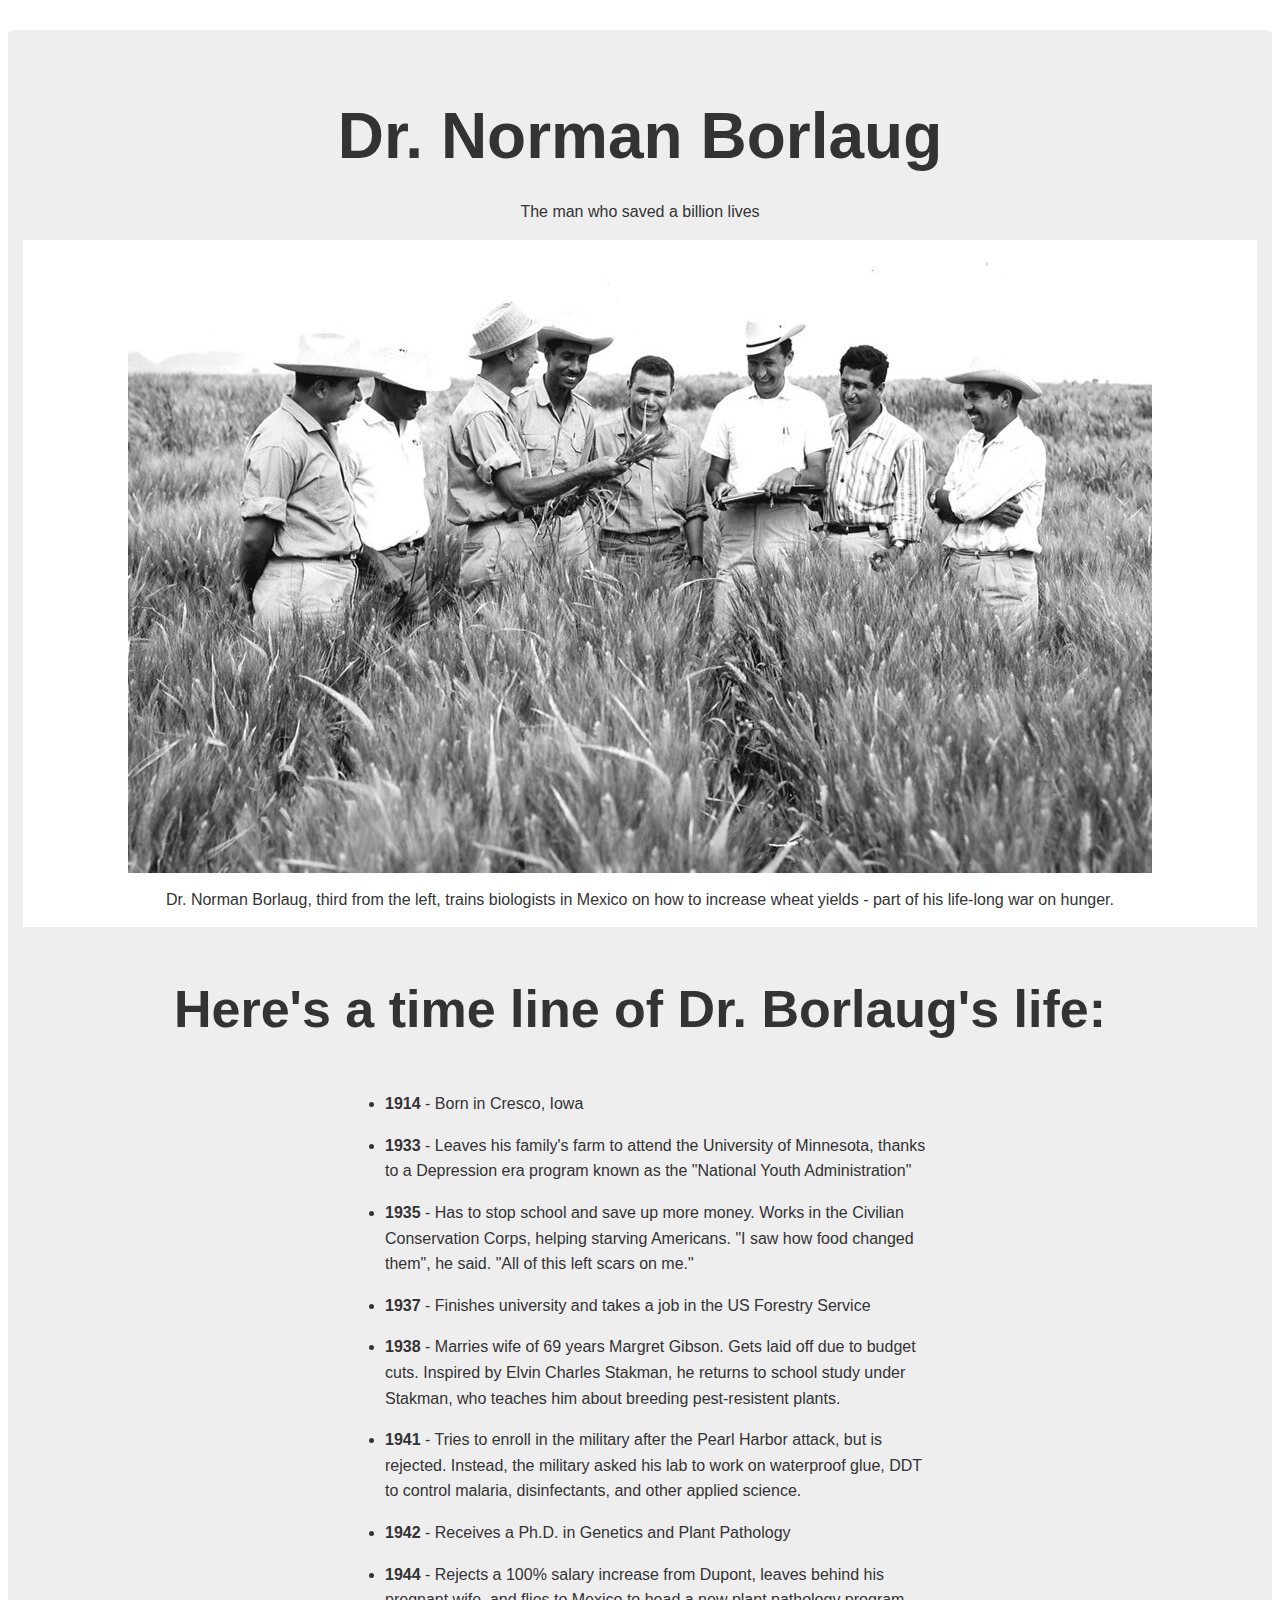
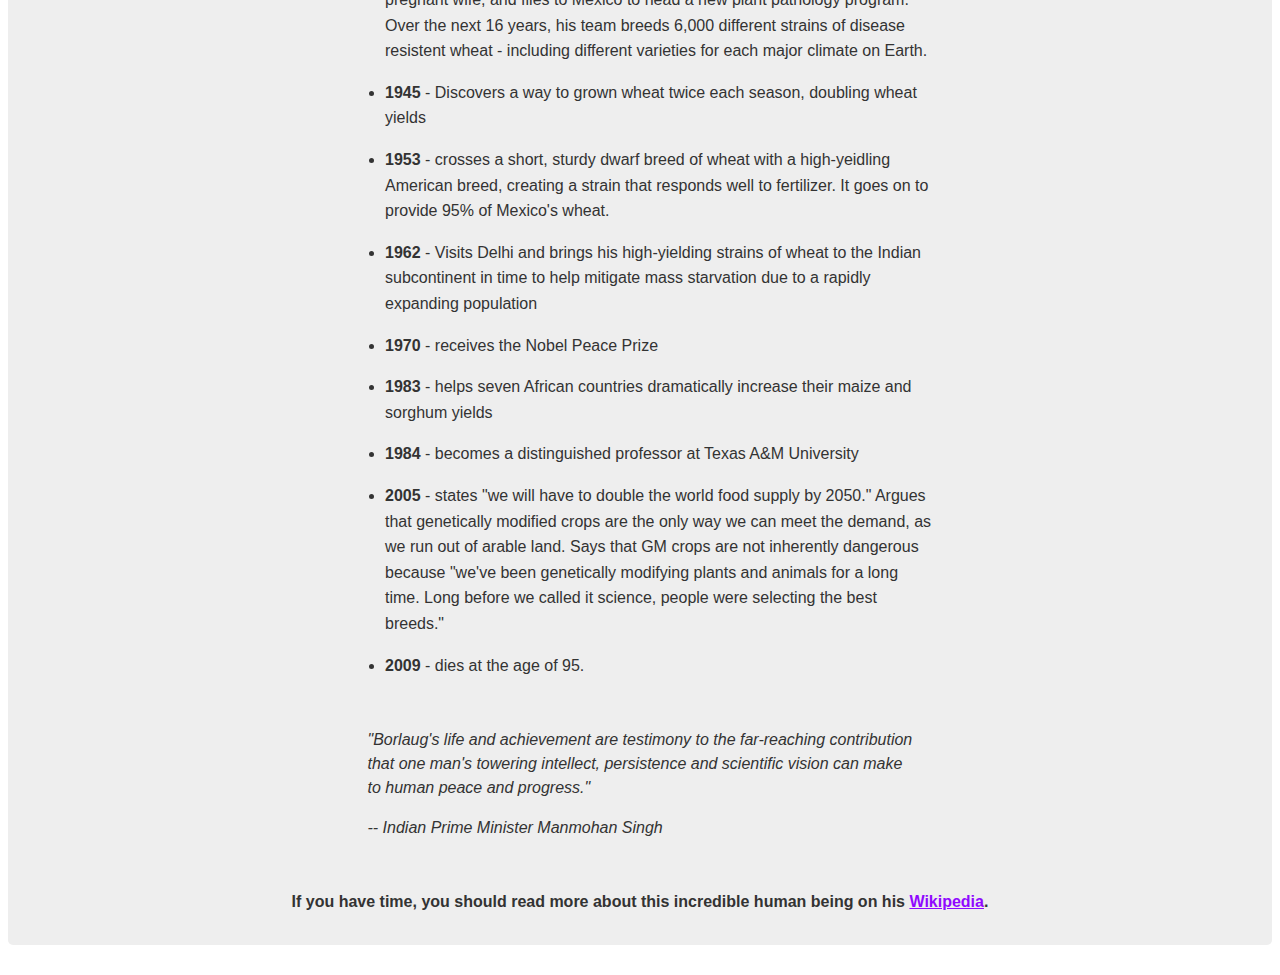
<file: index.HTM>
<!DOCTYPE html>
<html lang="en">
<head>
    <meta charset="UTF-8">
    <meta http-equiv="X-UA-Compatible" content="IE=edge">
    <meta name="viewport" content="width=device-width, initial-scale=1.0">
    <title>Document</title>
    <link rel="stylesheet" href="css/Style.CSS">
</head>
<body>
    <main id="main">
        <h1 id="title">Dr. Norman Borlaug</h1>
        <p>The man who saved a billion lives</p>
        <figure id="img-div">
            <img src="img/main-image.jpg" alt="Dr. Norman Borlaug" id="image">
            <figcaption id="img-caption">  Dr. Norman Borlaug, third from the left, trains biologists in Mexico on
                how to increase wheat yields - part of his life-long war on hunger.</figcaption>
        </figure>
        
           <section id="tribute-info">
        <h2 id="describing">Here's a time line of Dr. Borlaug's life:</h2>
        <ul>
            <li><strong>1914</strong> - Born in Cresco, Iowa</li>
            <li>
              <strong>1933</strong> - Leaves his family's farm to attend the
              University of Minnesota, thanks to a Depression era program known as the
              "National Youth Administration"
            </li>
            <li>
              <strong>1935</strong> - Has to stop school and save up more money. Works
              in the Civilian Conservation Corps, helping starving Americans. "I saw
              how food changed them", he said. "All of this left scars on me."
            </li>
            <li>
              <strong>1937</strong> - Finishes university and takes a job in the US
              Forestry Service
            </li>
            <li>
              <strong>1938</strong> - Marries wife of 69 years Margret Gibson. Gets
              laid off due to budget cuts. Inspired by Elvin Charles Stakman, he
              returns to school study under Stakman, who teaches him about breeding
              pest-resistent plants.
            </li>
            <li>
              <strong>1941</strong> - Tries to enroll in the military after the Pearl
              Harbor attack, but is rejected. Instead, the military asked his lab to
              work on waterproof glue, DDT to control malaria, disinfectants, and
              other applied science.
            </li>
            <li>
              <strong>1942</strong> - Receives a Ph.D. in Genetics and Plant Pathology
            </li>
            <li>
              <strong>1944</strong> - Rejects a 100% salary increase from Dupont,
              leaves behind his pregnant wife, and flies to Mexico to head a new plant
              pathology program. Over the next 16 years, his team breeds 6,000
              different strains of disease resistent wheat - including different
              varieties for each major climate on Earth.
            </li>
            <li>
              <strong>1945</strong> - Discovers a way to grown wheat twice each
              season, doubling wheat yields
            </li>
            <li>
              <strong>1953</strong> - crosses a short, sturdy dwarf breed of wheat
              with a high-yeidling American breed, creating a strain that responds
              well to fertilizer. It goes on to provide 95% of Mexico's wheat.
            </li>
            <li>
              <strong>1962</strong> - Visits Delhi and brings his high-yielding
              strains of wheat to the Indian subcontinent in time to help mitigate
              mass starvation due to a rapidly expanding population
            </li>
            <li><strong>1970</strong> - receives the Nobel Peace Prize</li>
            <li>
              <strong>1983</strong> - helps seven African countries dramatically
              increase their maize and sorghum yields
            </li>
            <li>
              <strong>1984</strong> - becomes a distinguished professor at Texas A&M
              University
            </li>
            <li>
              <strong>2005</strong> - states "we will have to double the world food
              supply by 2050." Argues that genetically modified crops are the only way
              we can meet the demand, as we run out of arable land. Says that GM crops
              are not inherently dangerous because "we've been genetically modifying
              plants and animals for a long time. Long before we called it science,
              people were selecting the best breeds."
            </li>
            <li><strong>2009</strong> - dies at the age of 95.</li>
          </ul>
          <blockquote
          cite="http://news.rediff.com/report/2009/sep/14/pm-pays-tribute-to-father-of-green-revolution-borlaug.htm"
        >
          <p>
            "Borlaug's life and achievement are testimony to the far-reaching
            contribution that one man's towering intellect, persistence and
            scientific vision can make to human peace and progress."
          </p>
          <cite>-- Indian Prime Minister Manmohan Singh</cite>
        </blockquote>
        <h3>
          If you have time, you should read more about this incredible human being
          on his
          <a
            id="tribute-link"
            href="https://en.wikipedia.org/wiki/Norman_Borlaug"
            target="_blank"
            >Wikipedia</a
          >.
        </h3>
           </section>
        </main> 
</body>
</html>
</file>
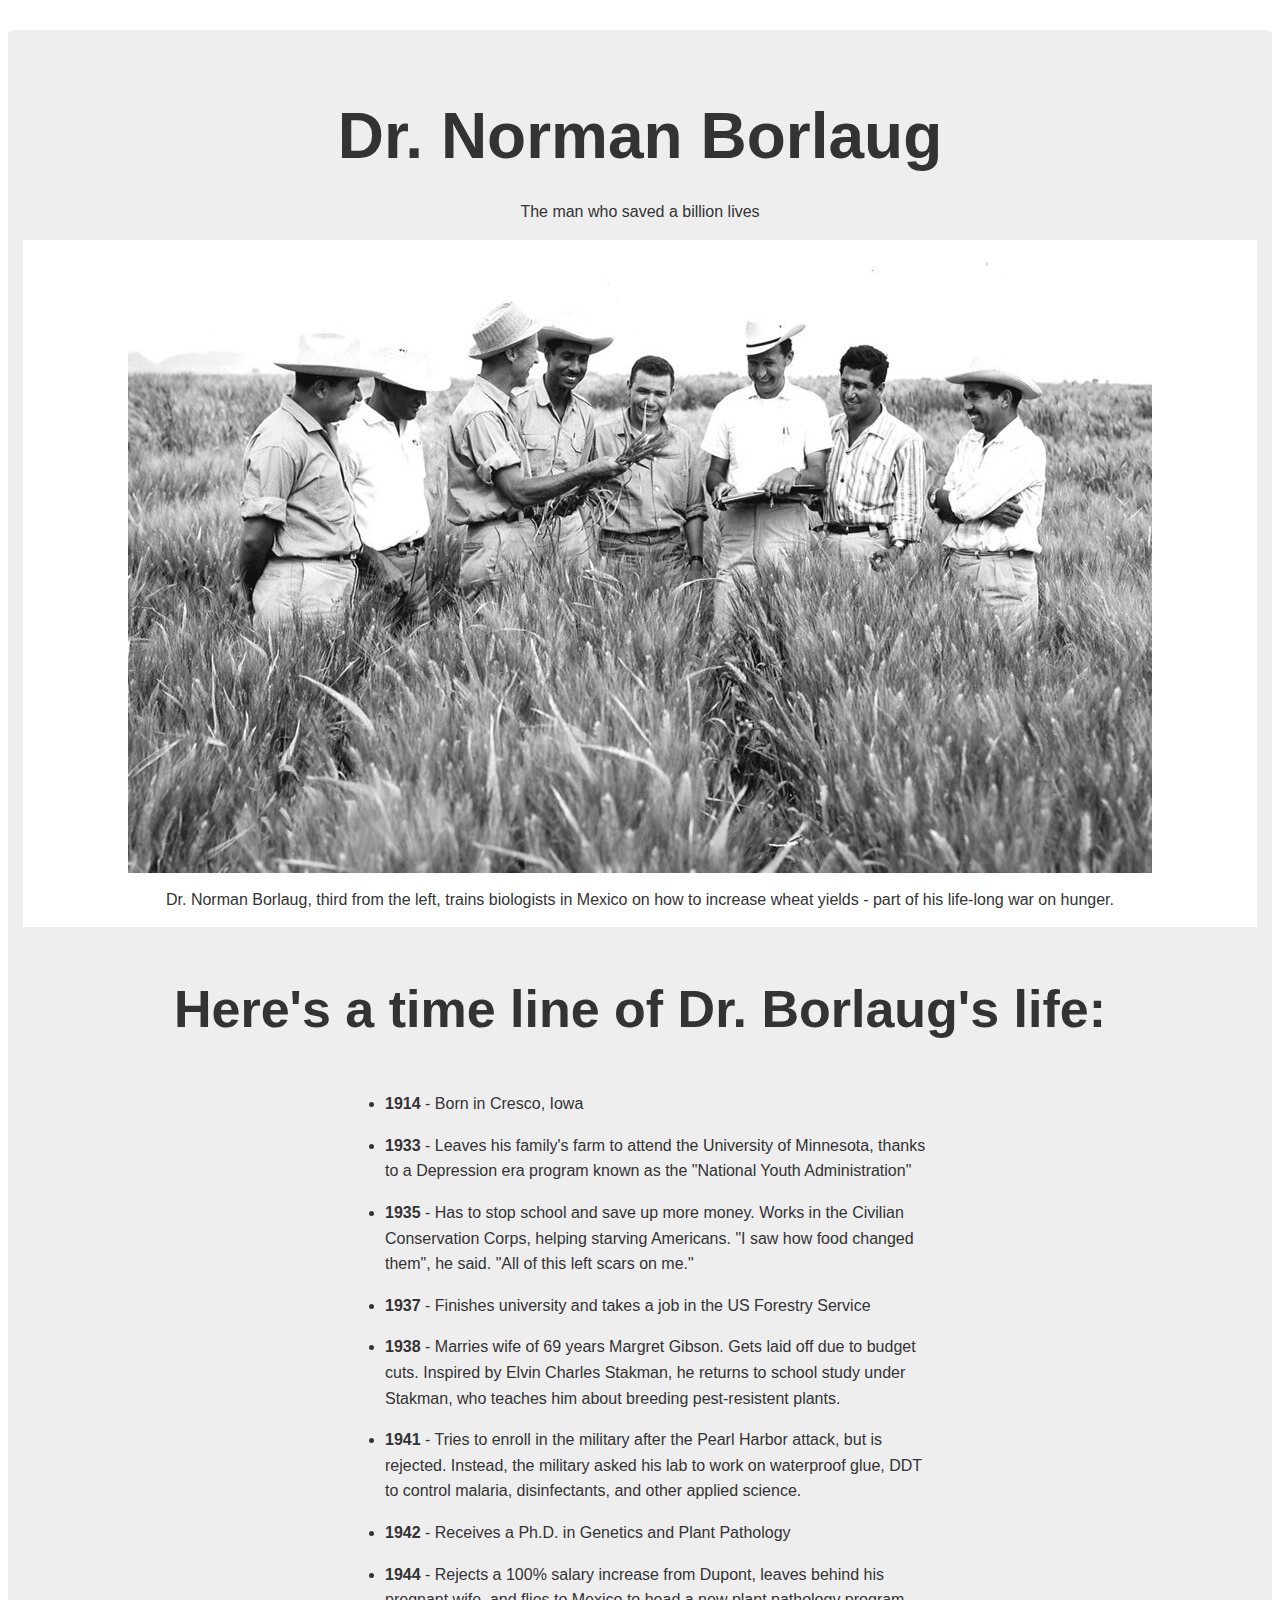
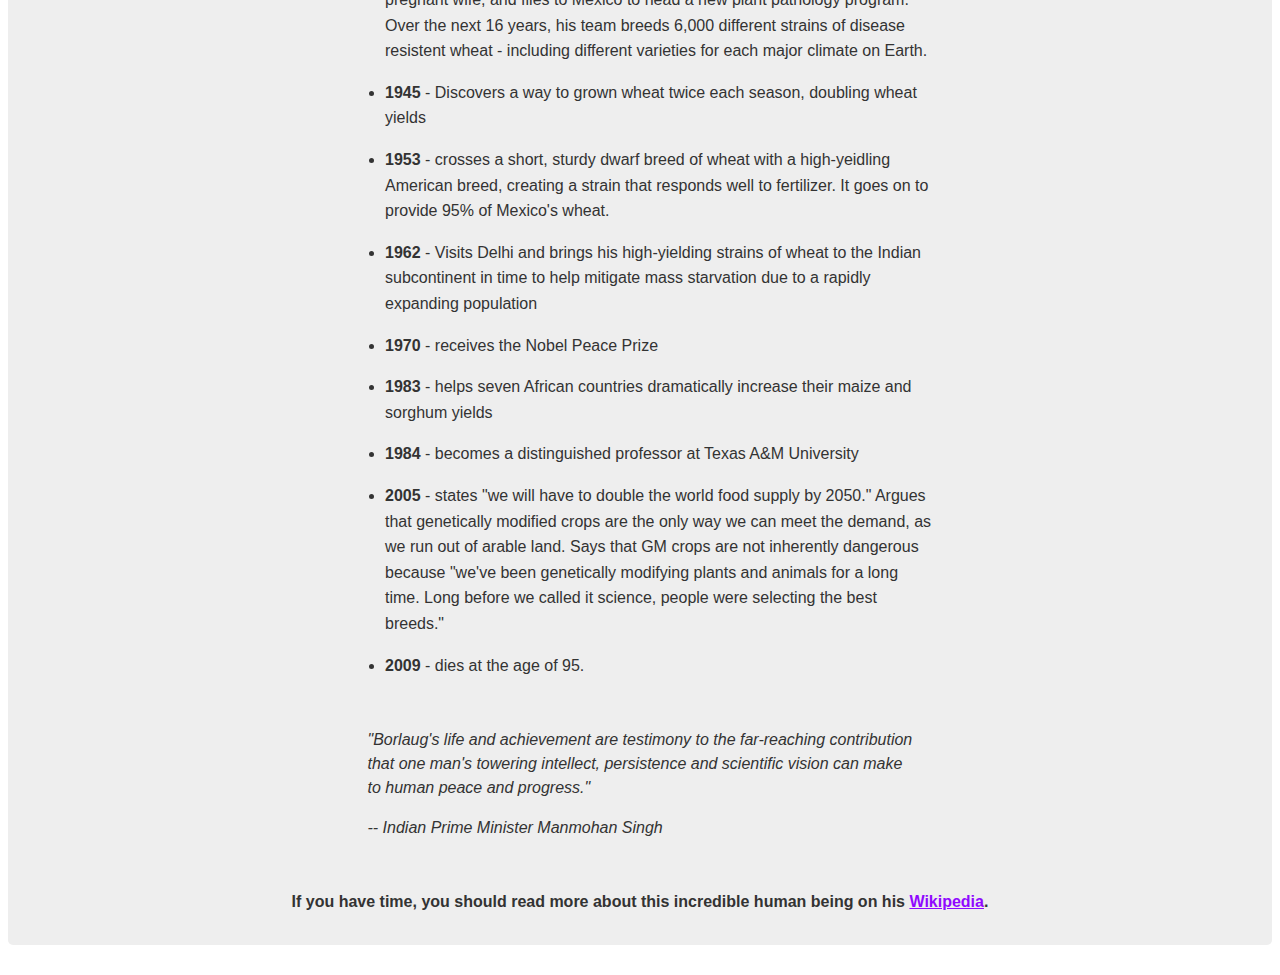
<file: index.html>
<!DOCTYPE html>
<html lang="en">
<head>
    <meta charset="UTF-8">
    <meta http-equiv="X-UA-Compatible" content="IE=edge">
    <meta name="viewport" content="width=device-width, initial-scale=1.0">
    <title>Document</title>
    <link rel="stylesheet" href="css/Style.CSS">
</head>
<body>
    <main id="main">
        <h1 id="title">Dr. Norman Borlaug</h1>
        <p>The man who saved a billion lives</p>
        <figure id="img-div">
            <img src="img/main-image.jpg" alt="Dr. Norman Borlaug" id="image">
            <figcaption id="img-caption">  Dr. Norman Borlaug, third from the left, trains biologists in Mexico on
                how to increase wheat yields - part of his life-long war on hunger.</figcaption>
        </figure>
        
           <section id="tribute-info">
        <h2 id="describing">Here's a time line of Dr. Borlaug's life:</h2>
        <ul>
            <li><strong>1914</strong> - Born in Cresco, Iowa</li>
            <li>
              <strong>1933</strong> - Leaves his family's farm to attend the
              University of Minnesota, thanks to a Depression era program known as the
              "National Youth Administration"
            </li>
            <li>
              <strong>1935</strong> - Has to stop school and save up more money. Works
              in the Civilian Conservation Corps, helping starving Americans. "I saw
              how food changed them", he said. "All of this left scars on me."
            </li>
            <li>
              <strong>1937</strong> - Finishes university and takes a job in the US
              Forestry Service
            </li>
            <li>
              <strong>1938</strong> - Marries wife of 69 years Margret Gibson. Gets
              laid off due to budget cuts. Inspired by Elvin Charles Stakman, he
              returns to school study under Stakman, who teaches him about breeding
              pest-resistent plants.
            </li>
            <li>
              <strong>1941</strong> - Tries to enroll in the military after the Pearl
              Harbor attack, but is rejected. Instead, the military asked his lab to
              work on waterproof glue, DDT to control malaria, disinfectants, and
              other applied science.
            </li>
            <li>
              <strong>1942</strong> - Receives a Ph.D. in Genetics and Plant Pathology
            </li>
            <li>
              <strong>1944</strong> - Rejects a 100% salary increase from Dupont,
              leaves behind his pregnant wife, and flies to Mexico to head a new plant
              pathology program. Over the next 16 years, his team breeds 6,000
              different strains of disease resistent wheat - including different
              varieties for each major climate on Earth.
            </li>
            <li>
              <strong>1945</strong> - Discovers a way to grown wheat twice each
              season, doubling wheat yields
            </li>
            <li>
              <strong>1953</strong> - crosses a short, sturdy dwarf breed of wheat
              with a high-yeidling American breed, creating a strain that responds
              well to fertilizer. It goes on to provide 95% of Mexico's wheat.
            </li>
            <li>
              <strong>1962</strong> - Visits Delhi and brings his high-yielding
              strains of wheat to the Indian subcontinent in time to help mitigate
              mass starvation due to a rapidly expanding population
            </li>
            <li><strong>1970</strong> - receives the Nobel Peace Prize</li>
            <li>
              <strong>1983</strong> - helps seven African countries dramatically
              increase their maize and sorghum yields
            </li>
            <li>
              <strong>1984</strong> - becomes a distinguished professor at Texas A&M
              University
            </li>
            <li>
              <strong>2005</strong> - states "we will have to double the world food
              supply by 2050." Argues that genetically modified crops are the only way
              we can meet the demand, as we run out of arable land. Says that GM crops
              are not inherently dangerous because "we've been genetically modifying
              plants and animals for a long time. Long before we called it science,
              people were selecting the best breeds."
            </li>
            <li><strong>2009</strong> - dies at the age of 95.</li>
          </ul>
          <blockquote
          cite="http://news.rediff.com/report/2009/sep/14/pm-pays-tribute-to-father-of-green-revolution-borlaug.htm"
        >
          <p>
            "Borlaug's life and achievement are testimony to the far-reaching
            contribution that one man's towering intellect, persistence and
            scientific vision can make to human peace and progress."
          </p>
          <cite>-- Indian Prime Minister Manmohan Singh</cite>
        </blockquote>
        <h3>
          If you have time, you should read more about this incredible human being
          on his
          <a
            id="tribute-link"
            href="https://en.wikipedia.org/wiki/Norman_Borlaug"
            target="_blank"
            >Wikipedia</a
          >.
        </h3>
           </section>
        </main> 
</body>
</html>
</file>
<file: css/Style.CSS>
*{
  font-size: medium;
}
body{
    font-size: 1.6rem;
    line-height: 1.5;
    text-align: center;
    color: #333;
    margin: 0;
    font-family:'Segoe UI', Tahoma, Geneva, Verdana, sans-serif ;
}
h1{
    font-size: 4rem;
    margin-bottom: 0;
}
@media (max-width:460px) {
    h1{
line-height: 1.2;
        font-size: 3.5rem;
}
}
h2{
    font-size: 3.25rem;
}
a {
    color: #9009ff;
  }
  a:visited {
    color: #cf2d21;
  }
  #main{
      margin: 30px 8px;
      padding: 15px;
border-radius: 5px;
background: #eee;

  }
  @media (max-width: 460px) {
    #main {
      margin: 0;
    }
  }
  
  img {
    max-width: 100%;
    display: block;
    height: auto;
    margin: 0 auto;
  }
  
  #img-div {
    background: white;
    padding: 10px;
    margin: 0;
  }
  
  #img-caption {
    margin: 15px 0 5px 0;
  }
  
  @media (max-width: 460px) {
    #img-caption {
      font-size: 1.4rem;
    }
  }
  
  #headline {
    margin: 50px 0;
    text-align: center;
  }
  
  ul {
    max-width: 550px;
    margin: 0 auto 50px auto;
    text-align: left;
    line-height: 1.6;
  }
  
  li {
    margin: 16px 0;
  }
  
  blockquote {
    font-style: italic;
    max-width: 545px;
    margin: 0 auto 50px auto;
    text-align: left;
  }
</file>
